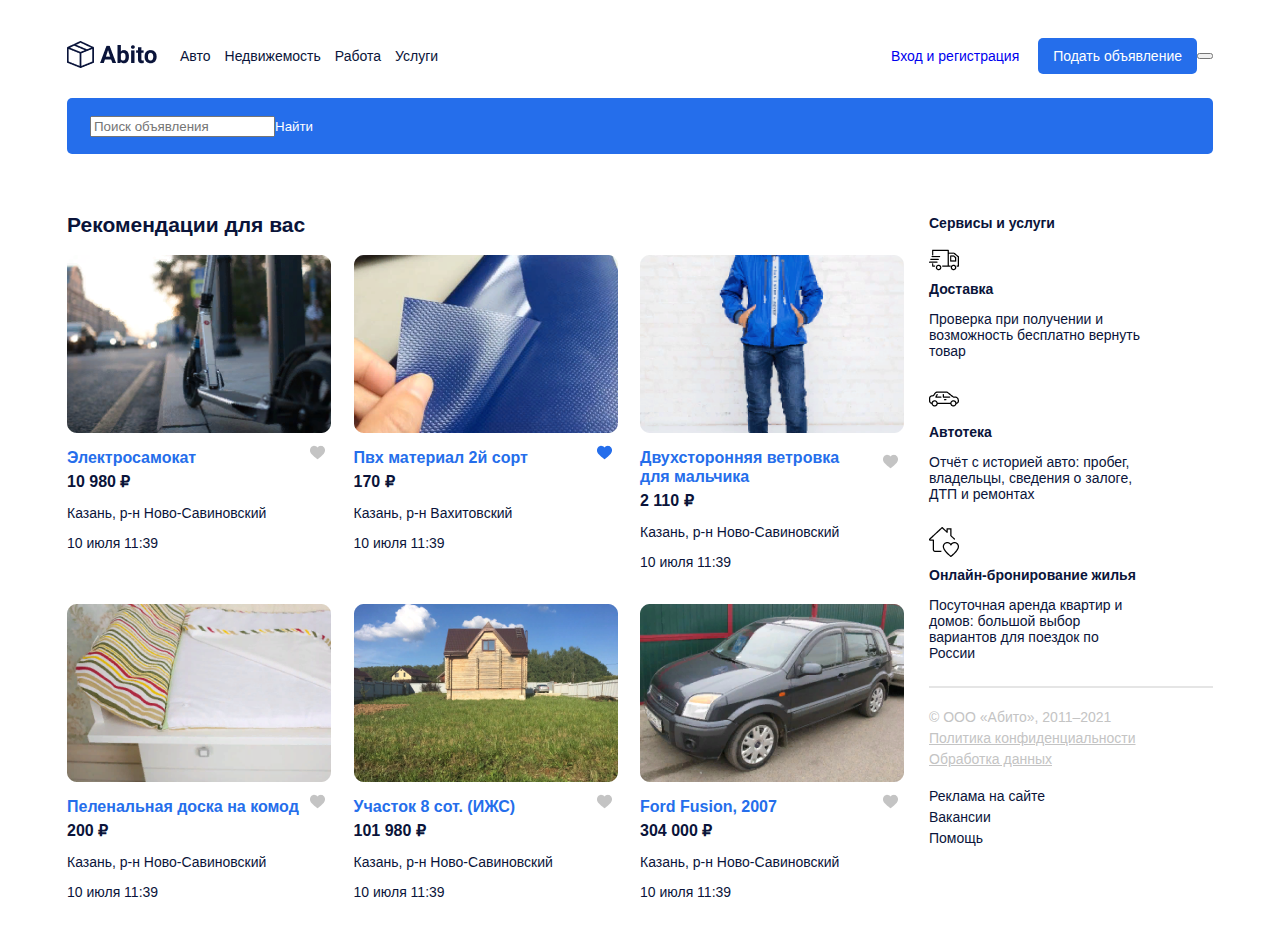
<file: assets/index.html>
<!DOCTYPE html>
<html lang="ru">
  <head>
    <meta charset="UTF-8" />
    <meta http-equiv="X-UA-Compatible" content="IE=edge" />
    <meta name="viewport" content="width=device-width, initial-scale=1.0" />
    <title>Сайт объявлений Abito</title>
    <link rel="preconnect" href="https://fonts.googleapis.com" />
    <link rel="preconnect" href="https://fonts.gstatic.com" crossorigin />
    <link rel="stylesheet" href="style.css" />
  </head>
  <body>
    <header class="header container">
      <div class="navbar">
        <a href="" class="logo">
          <img src="img/logo.png" alt="logo of the site" class="logo-image" />
        </a>
        <div class="navbar-panel">
          <div class="close-menu">
          </div>
          <nav class="navbar-menu">
            <ul class="menu">
              <li class="menu-item">
                <a href="#" class="menu-link">Авто</a>
              </li>
              <li class="menu-item">
                <a href="#" class="menu-link">Недвижемость</a>
              </li>
              <li class="menu-item">
                <a href="#" class="menu-link">Работа</a>
              </li>
              <li class="menu-item">
                <a href="#" class="menu-link">Услуги</a>
              </li>
            </ul>
          </nav>
          <div class="button-group">
            <a href="#" class="button button-link">Вход и регистрация</a>
            <a href="#" class="button button-primary">Подать объявление</a>
          </div>
        </div>
        <button class="menu-button">
        </button>
      </div>
      <div class="search-panel">
        <button class="search-button">
            <g clip-path="url(#clip0)">
            </g>
            <input type="search" name="" id="" class="search-input" placeholder="Поиск объявления">
          <span class="search-button-text">Найти</span>
        </button>
      </div>
    </header>
    <div class="page-content container">
      <main class="main">
        <h2 class="page-title">Рекомендации для вас</h2>
        <div class="cards">
          <div class="card">
            <a href="" class="card-link">
              <img
                src="img/samokat.png"
                alt="Card image"
                class="card-image"
              />
            </a>
            <div class="card-header">
             <h3 class="card-title">Электросамокат</h3></a
              >
              <button class="like">
                <img src="img/Serdce.png" alt="Like icon" class="" />
              </button>
            </div>
            <strong class="card-price"> 10 980 ₽ </strong>
            <p class="card-text">Казань, р-н Ново-Савиновский</p>
            <p class="card-text">10 июля 11:39</p>
          </div>
          <div class="card">
            <a href="#" class="card-link">
              <img src="img/Rectangle 3.png">
            </a>
            <div class="card-header">
              <a href="#" class="card-link"
                ><h3 class="card-title">Пвх материал 2й сорт</h3></a
              >
              <button class="like">
                <img src="img/serdce sinee .png" alt="Like icon" class="" />
              </button>
            </div>
            <strong class="card-price">170 ₽</strong>
            <p class="card-text">Казань, р-н Вахитовский</p>
            <p class="card-text">10 июля 11:39</p>
          </div>
          <div class="card">
            <a href="#" class="card-link">
              <img src="img/chell.png">
            </a>
            <div class="card-header">
              <a href="#" class="card-link"
                ><h3 class="card-title">Двухсторонняя ветровка <br>для мальчика</h3></a
              >
              <button class="like">
                <img src="img/Serdce.png" alt="Like icon" class="" />
              </button>
            </div>
            <strong class="card-price">2 110 ₽</strong>
            <p class="card-text">Казань, р-н Ново-Савиновский</p>
            <p class="card-text">10 июля 11:39</p>
          </div>
          <div class="card">
            <a href="#" class="card-link">
              <img
                src="img/Krovat.png"
                alt="Card image"
                class="card-image"
              />
            </a>
            <div class="card-header">
              <a href="#" class="card-link"
                ><h3 class="card-title">Пеленальная доска на комод</h3></a
              >
              <button class="like">
                <img src="img/Serdce.png" alt="Like icon" class="" />
              </button>
            </div>
            <strong class="card-price"> 200 ₽ </strong>
            <p class="card-text">Казань, р-н Ново-Савиновский</p>
            <p class="card-text">10 июля 11:39</p>
          </div>
          <div class="card">
            <a href="#" class="card-link">
              <img
                src="img/Home.png"
                alt="Card image"
                class="card-image"
              />
            </a>
            <div class="card-header">
              <a href="#" class="card-link"
                ><h3 class="card-title">Участок 8 сот. (ИЖС)</h3></a
              >
              <button class="like">
                <img src="img/Serdce.png" alt="Like icon" class="" />
              </button>
            </div>
            <strong class="card-price"> 101 980 ₽ </strong>
            <p class="card-text">Казань, р-н Ново-Савиновский</p>
            <p class="card-text">10 июля 11:39</p>
          </div>
          <div class="card">
            <a href="#" class="card-link">
              <img
                src="img/Mashina.png"
                alt="Card image"
                class="card-image"
              />
            </a>
            <div class="card-header">
              <a href="#" class="card-link"
                ><h3 class="card-title">Ford Fusion, 2007</h3></a
              >
              <button class="like">
                <img src="img/Serdce.png" alt="Like icon" class="" />
              </button>
            </div>
            <strong class="card-price"> 304 000 ₽</strong>
            <p class="card-text">Казань, р-н Ново-Савиновский</p>
            <p class="card-text">10 июля 11:39</p>
          </div>
        </div>
      </main>
      <aside class="sidebar">
        <h4 class="page-title">Сервисы и услуги</h4>
        <div class="service">
          <img
            src="img/iconka.png"
            alt="Delivery icon"
            class="service-image"
          />
          <h5 class="service-title">Доставка</h5>
          <p class="service-text">
            Проверка при получении и возможность бесплатно вернуть товар
          </p>
        </div>
        <div class="service">
          <img
            src="img/icon2.png"
            alt="Delivery icon"
            class="service-image"
          />
          <h5 class="service-title">Автотека</h5>
          <p class="service-text">
            Отчёт с историей авто: пробег,<br>
             владельцы, сведения о залоге,<br>
              ДТП и ремонтах
          </p>
        </div>
        <div class="service">
          <img
            src="img/icon3.png"
            alt="Delivery icon"
            class="service-image"
          />
          <h5 class="service-title">Онлайн-бронирование жилья</h5>
          <p class="service-text">
    Посуточная аренда квартир и домов: большой выбор вариантов для поездок по России
          </p>
        </div>
        <hr color="#E5E5E5" />
        <footer class="footer">
          <p class="footer-text">© ООО «Абито», 2011–2021</p>
          <ul class="footer-menu">
            <li class="footer-menu-item">
              <a href="#" class="footer-text">Политика конфиденциальности</a>
            </li>
            <li class="footer-menu-item">
              <a href="#" class="footer-text">Обработка данных</a>
            </li>
          </ul>
          <ul class="footer-menu">
            <li class="footer-menu-item">
              <a href="#" class="footer-link">Реклама на сайте</a>
            </li>
            <li class="footer-menu-item">
              <a href="#" class="footer-link">Вакансии</a>
            </li>
            <li class="footer-menu-item">
              <a href="#" class="footer-link">Помощь</a>
            </li>
          </ul>
        </footer>
      </aside>
    </div>
  </body>
</html>
</file>
<file: assets/style.css>
body {
    font-family: "Roboto", sans-serif;
    font-size: 14px;
    color: #0a143a;
  }
  .container {
    max-width: 1146px;
    margin: auto;
  }
  .header {
    padding-top: 30px;
    padding-bottom: 30px;
    margin-bottom: 12px;
  }
  .navbar {
    display: flex;
    align-items: center;
    justify-content: space-between;
    margin-bottom: 24px;
  }
  .navbar-panel {
    flex-grow: 1;
    display: flex;
    align-items: center;
  }
  .navbar-menu {
    margin-right: auto;
  }
  .menu {
    list-style: none;
    margin: 0;
    padding-left: 22px;
    padding-right: 22px;
    display: flex;
  }
  .menu-item:not(:last-child) {
    margin-right: 14px;
  }
  .menu-link {
    text-decoration: none;
    color: inherit;
  }
  .button {
    text-decoration: none;
    display: inline-block;
    padding: 10px 15px;
    cursor: pointer;
  }
  .button-primary {
    background: #256eeb;
    border-radius: 5px;
    color: white;
  }
  .search-panel {
    background: #256eeb;
    border-radius: 5px;
    height: 50px;
    padding: 3px;
    display: flex;
    justify-content: space-between;
  }
  .search-button {
    background: #256eeb;
    border: none;
    color: white;
    padding-left: 20px;
    padding-right: 17px;
    display: flex;
    align-items: center;
  }
  .seacrh-button-text {
    margin-left: 5px;
  }
  .page-content {
    display: grid;
    grid-template-columns: 9fr 3fr;
    grid-column-gap: 10px;
  }
  .cards {
    display: flex;
    flex-wrap: wrap;
    justify-content: space-between;
    margin-right: 15px;
  }
  .card {
    margin-bottom: 20px;
  }
  .card-title {
    font-style: normal;
    font-weight: bold;
    font-size: 16px;
    line-height: 19px;
    color: #256eeb;
    margin-top: 12px;
    margin-bottom: 5px;
  }
  .card-header {
    display: flex;
    justify-content: space-between;
    align-items: center;
  }
  .like {
    background-color: white;
    border: none;
    cursor: pointer;
  }
  .card-price {
    font-weight: bold;
    font-size: 16px;
    line-height: 19px;
    color: #0a143a;
    margin-bottom: 10px;
    display: block;
  }
  .card-link {
    text-decoration: none;
  }
  .service {
    margin-bottom: 25px;
  }
  .service-title {
    font-weight: bold;
    font-size: 14px;
    line-height: 16px;
    margin-top: 7px;
    margin-bottom: 5px;
  }
  .service-text {
    font-size: 14px;
    line-height: 16px;
    max-width: 217px;
  }
  .footer-text {
    display: inline-block;
    font-size: 14px;
    line-height: 16px;
    color: #c4c4c4;
    margin-bottom: 5px;
  }
  .footer-menu {
    margin: 0;
    padding: 0;
    list-style: none;
    margin-bottom: 16px;
  }
  .footer-link {
    color: inherit;
    text-decoration: none;
    display: inline-block;
    margin-bottom: 5px;
  }
  
  @media (max-width: 576px) {
    .container {
      max-width: 90%;
    }
    .page-content {
      grid-template-columns: 12fr;
    }
    .card-image {
      height: 250px;
    }
    .card {
      margin-right: 0;
    }
    .search-button-text {
      display: none;
    }
  }
</file>
